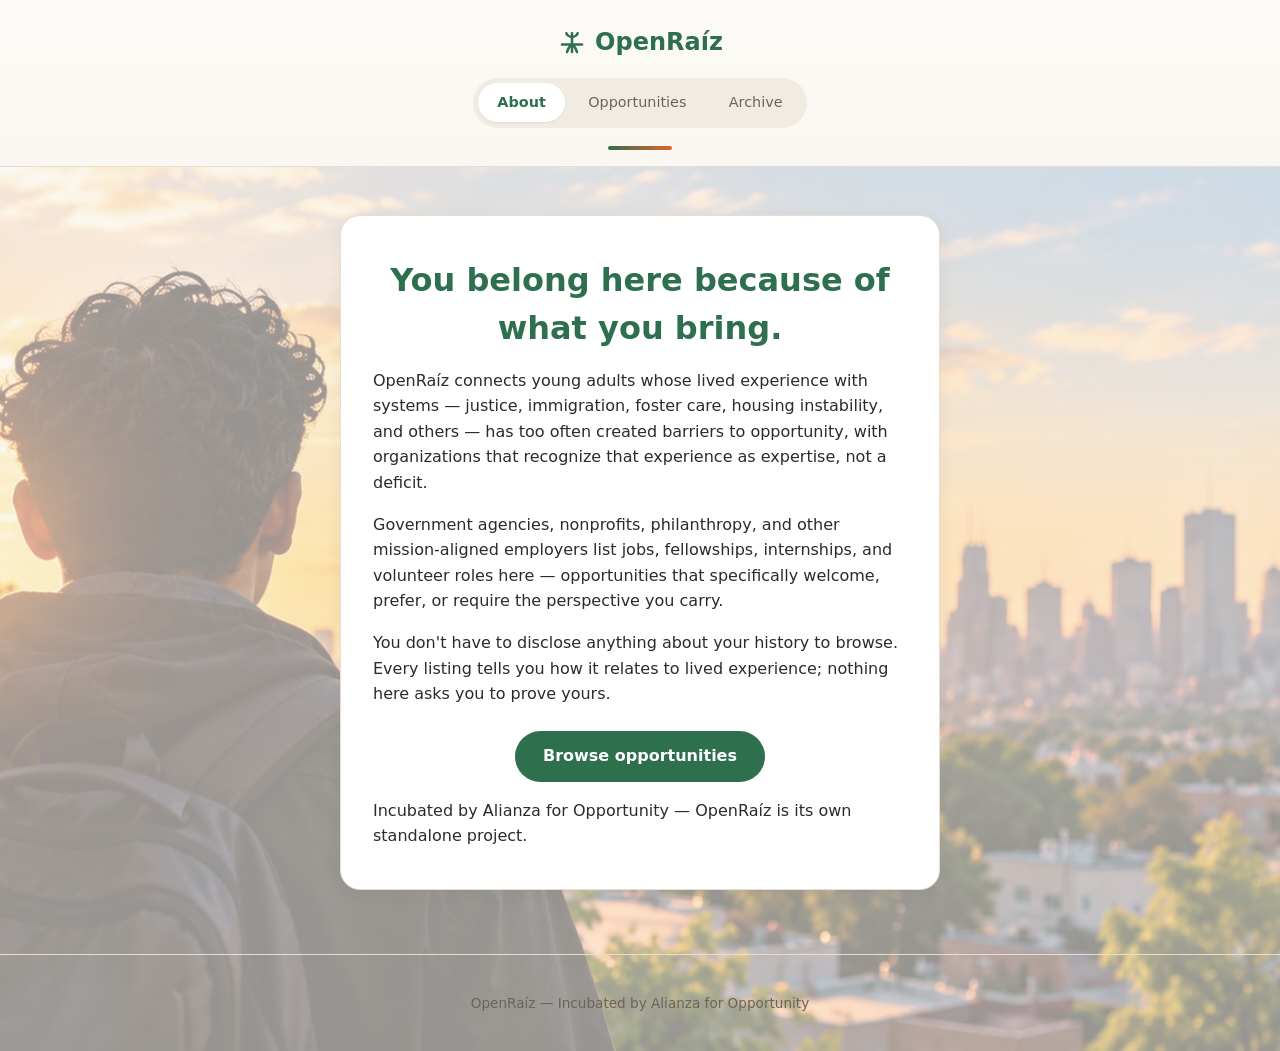
<file: index.html>
<!DOCTYPE html>
<html lang="en">
<head>
  <!-- Basic document metadata -->
  <meta charset="UTF-8" />
  <meta name="viewport" content="width=device-width, initial-scale=1.0" />
  <meta name="description" content="OpenRaíz connects young adults whose lived experience with systems has created barriers to opportunity with organizations that value that experience as expertise." />
  <!-- Favicon: SVG for modern browsers, PNG fallbacks for older browsers/Safari pinned tabs/social crawlers -->
  <link rel="icon" type="image/svg+xml" href="assets/favicon.svg" />
  <link rel="icon" type="image/png" sizes="32x32" href="assets/favicon-32.png" />
  <link rel="apple-touch-icon" href="assets/favicon-180.png" />
  <!-- Social-share preview card (Open Graph / Twitter) — og:url intentionally omitted until M10 gives us a real deployed domain -->
  <meta property="og:title" content="OpenRaíz" />
  <meta property="og:description" content="Opportunities rooted in lived experience." />
  <meta property="og:image" content="assets/og-image.png" />
  <meta property="og:type" content="website" />
  <meta name="twitter:card" content="summary_large_image" />
  <title>OpenRaíz</title>
  <link rel="stylesheet" href="css/styles.css" />
</head>
<body class="landing-background">
  <!-- Site header: same centered logo lockup + pill nav as every page; "About" is active since this page IS the About/landing page -->
  <header class="site-header">
    <a class="logo" href="index.html">
      <!-- Sprout mark: stem + leaves above ground, roots reaching below — ties to "Raíz" (root) -->
      <svg class="logo-mark" width="30" height="30" viewBox="0 0 24 24" fill="none" stroke="currentColor" stroke-width="2" stroke-linecap="round" stroke-linejoin="round" aria-hidden="true">
        <line x1="4" y1="14" x2="20" y2="14"></line>
        <path d="M12 14V5"></path>
        <path d="M12 8C10 8 8 6.5 7.5 5"></path>
        <path d="M12 8C14 8 16 6.5 16.5 5"></path>
        <path d="M12 14C12 14 9 16 8 20"></path>
        <path d="M12 14V20"></path>
        <path d="M12 14C12 14 15 16 16 20"></path>
      </svg>
      OpenRaíz
    </a>
    <nav class="site-nav" aria-label="Primary">
      <a href="index.html" class="is-active" aria-current="page">About</a>
      <a href="opportunities.html">Opportunities</a>
      <a href="archive.html">Archive</a>
    </nav>
    <div class="header-accent" aria-hidden="true"></div>
  </header>

  <!-- Mobile-only hero image: below the mobile breakpoint, css/styles.css hides the
       whole-page background (it crops badly on narrow/tall screens) and shows this
       fixed-height band instead, with object-position tuned to keep the person in frame -->
  <img class="about-hero-image" src="assets/OpenRaiz_About.jpg" alt="" />

  <main>
    <!-- About/mission: the landing experience — states the mission, then hands off to the opportunities list -->
    <section class="about">
      <!-- The mission text sits inside a framed card (same visual language as the opportunity cards)
           so it reads as a designed panel instead of floating on blank page background -->
      <div class="about-card">
        <h1>You belong here because of what you bring.</h1>
        <p>
          OpenRaíz connects young adults whose lived experience with systems — justice, immigration,
          foster care, housing instability, and others — has too often created barriers to opportunity,
          with organizations that recognize that experience as expertise, not a deficit.
        </p>
        <p>
          Government agencies, nonprofits, philanthropy, and other mission-aligned employers list jobs,
          fellowships, internships, and volunteer roles here — opportunities that specifically welcome,
          prefer, or require the perspective you carry.
        </p>
        <p>
          You don't have to disclose anything about your history to browse. Every listing tells you how
          it relates to lived experience; nothing here asks you to prove yours.
        </p>
        <a class="about-cta" href="opportunities.html">Browse opportunities</a>
        <p class="about-incubated">Incubated by Alianza for Opportunity — OpenRaíz is its own standalone project.</p>
      </div>
    </section>
  </main>

  <!-- Site footer: same as every page -->
  <footer class="site-footer">
    <p>OpenRaíz — Incubated by Alianza for Opportunity</p>
  </footer>
</body>
</html>
</file>
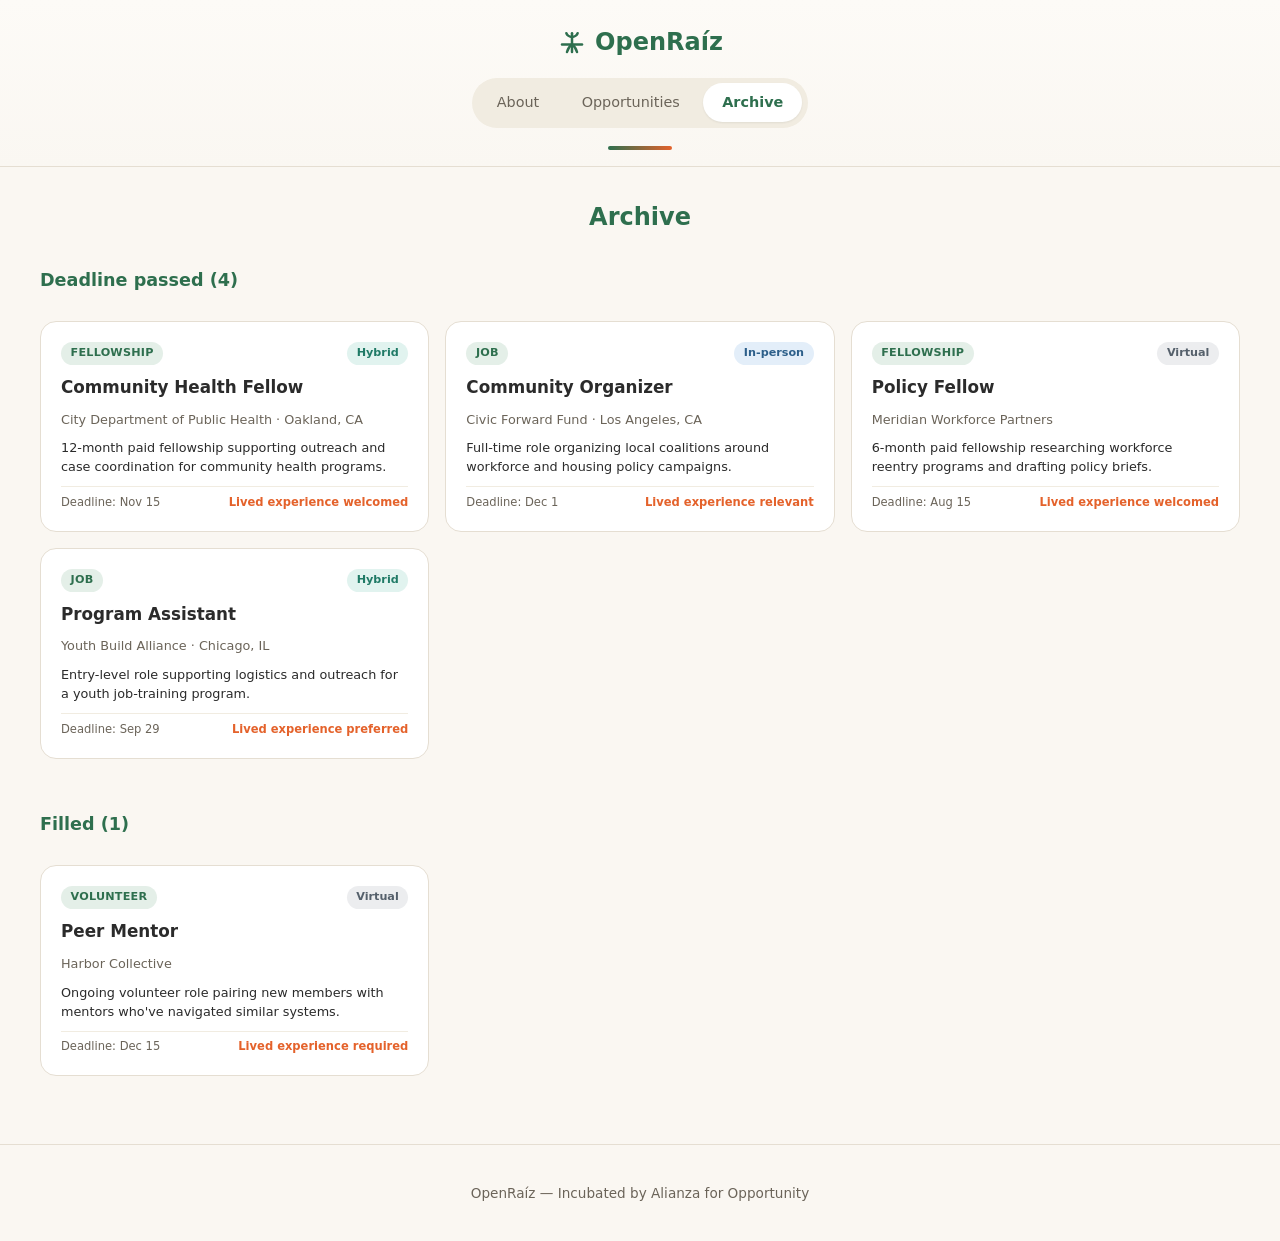
<file: archive.html>
<!DOCTYPE html>
<html lang="en">
<head>
  <!-- Basic document metadata -->
  <meta charset="UTF-8" />
  <meta name="viewport" content="width=device-width, initial-scale=1.0" />
  <meta name="description" content="Opportunities that have closed, been filled, or been archived on OpenRaíz." />
  <link rel="icon" type="image/svg+xml" href="assets/favicon.svg" />
  <link rel="icon" type="image/png" sizes="32x32" href="assets/favicon-32.png" />
  <link rel="apple-touch-icon" href="assets/favicon-180.png" />
  <meta property="og:title" content="OpenRaíz — Archive" />
  <meta property="og:description" content="Opportunities that have closed, been filled, or been archived on OpenRaíz." />
  <meta property="og:image" content="assets/og-image.png" />
  <meta property="og:type" content="website" />
  <meta name="twitter:card" content="summary_large_image" />
  <title>OpenRaíz — Archive</title>
  <link rel="stylesheet" href="css/styles.css" />
</head>
<body>
  <!-- Site header: same centered logo lockup + pill nav as index.html, "Archive" highlighted here -->
  <header class="site-header">
    <a class="logo" href="index.html">
      <!-- Sprout mark: stem + leaves above ground, roots reaching below — ties to "Raíz" (root) -->
      <svg class="logo-mark" width="30" height="30" viewBox="0 0 24 24" fill="none" stroke="currentColor" stroke-width="2" stroke-linecap="round" stroke-linejoin="round" aria-hidden="true">
        <line x1="4" y1="14" x2="20" y2="14"></line>
        <path d="M12 14V5"></path>
        <path d="M12 8C10 8 8 6.5 7.5 5"></path>
        <path d="M12 8C14 8 16 6.5 16.5 5"></path>
        <path d="M12 14C12 14 9 16 8 20"></path>
        <path d="M12 14V20"></path>
        <path d="M12 14C12 14 15 16 16 20"></path>
      </svg>
      OpenRaíz
    </a>
    <nav class="site-nav" aria-label="Primary">
      <a href="index.html">About</a>
      <a href="opportunities.html">Opportunities</a>
      <a href="archive.html" class="is-active" aria-current="page">Archive</a>
    </nav>
    <div class="header-accent" aria-hidden="true"></div>
  </header>

  <main>
    <!-- Page heading: was missing before, which left the page jumping straight to <h2> group headings with no <h1> above them -->
    <h1 class="archive-page-title">Archive</h1>

    <!-- Archive: entirely filled in by js/render.js's renderArchiveGroups(), grouped by why each listing is archived -->
    <section class="archive-groups" aria-label="Archived opportunities">
      <!-- Archive groups render here -->
    </section>
  </main>

  <!-- Site footer: same as index.html -->
  <footer class="site-footer">
    <p>OpenRaíz — Incubated by Alianza for Opportunity</p>
  </footer>

  <script src="js/data.js" defer></script>
  <script src="js/render.js" defer></script>
  <script src="js/archive.js" defer></script>
  <script src="js/main.js" defer></script>
</body>
</html>
</file>
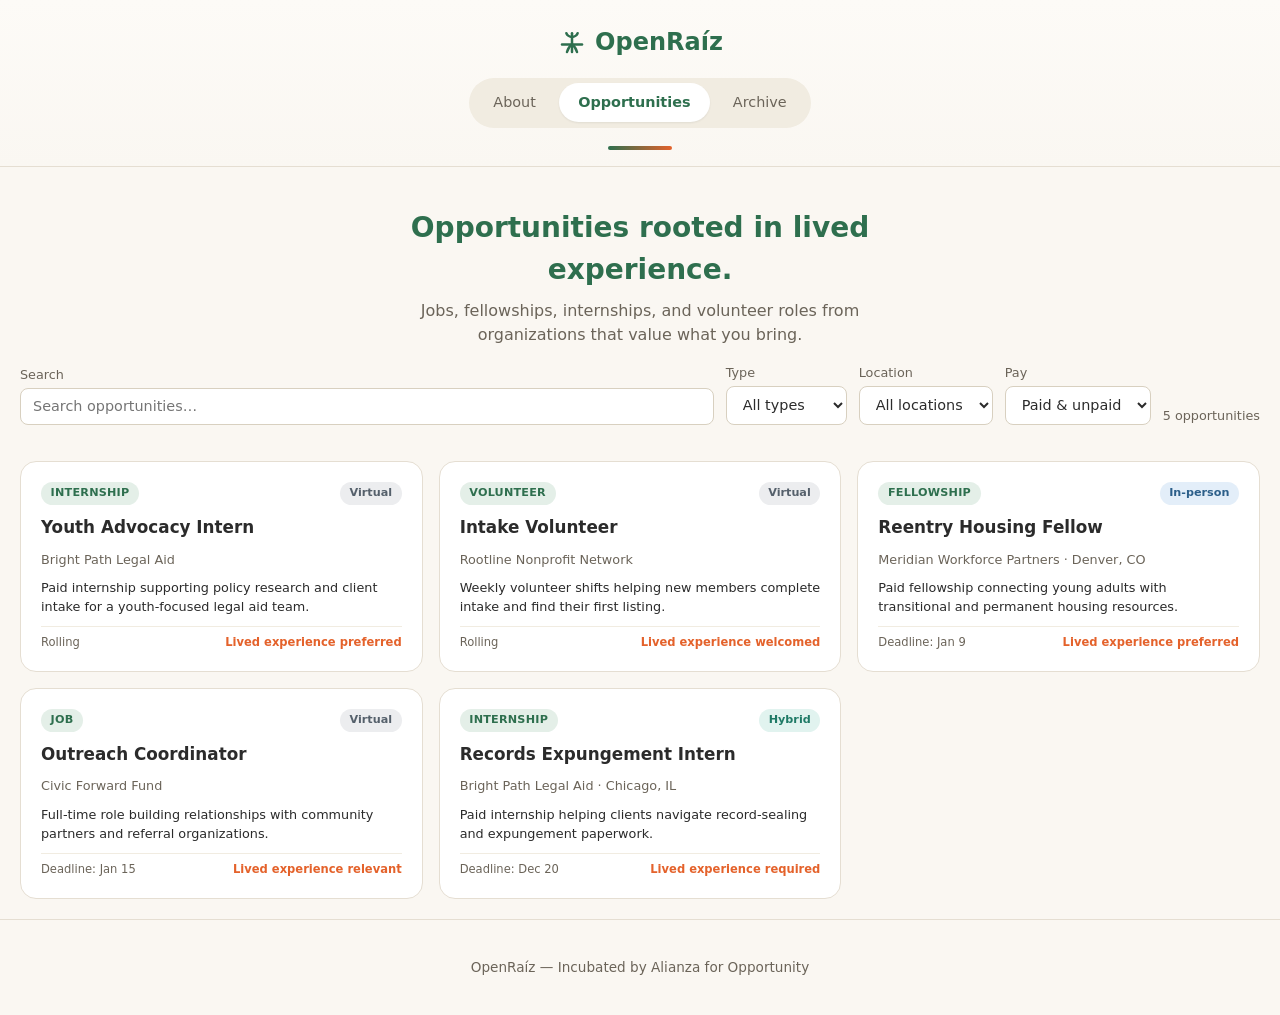
<file: opportunities.html>
<!DOCTYPE html>
<html lang="en">
<head>
  <!-- Basic document metadata -->
  <meta charset="UTF-8" />
  <meta name="viewport" content="width=device-width, initial-scale=1.0" />
  <meta name="description" content="Browse jobs, fellowships, internships, and volunteer roles from organizations that welcome, prefer, or require lived experience." />
  <link rel="icon" type="image/svg+xml" href="assets/favicon.svg" />
  <link rel="icon" type="image/png" sizes="32x32" href="assets/favicon-32.png" />
  <link rel="apple-touch-icon" href="assets/favicon-180.png" />
  <meta property="og:title" content="OpenRaíz — Opportunities" />
  <meta property="og:description" content="Browse jobs, fellowships, internships, and volunteer roles from organizations that welcome, prefer, or require lived experience." />
  <meta property="og:image" content="assets/og-image.png" />
  <meta property="og:type" content="website" />
  <meta name="twitter:card" content="summary_large_image" />
  <title>OpenRaíz — Opportunities</title>
  <link rel="stylesheet" href="css/styles.css" />
</head>
<body>
  <!-- Site header: centered logo lockup (sprout mark + wordmark) with a centered pill nav below it, shared across all pages -->
  <header class="site-header">
    <a class="logo" href="index.html">
      <!-- Sprout mark: stem + leaves above ground, roots reaching below — ties to "Raíz" (root) -->
      <svg class="logo-mark" width="30" height="30" viewBox="0 0 24 24" fill="none" stroke="currentColor" stroke-width="2" stroke-linecap="round" stroke-linejoin="round" aria-hidden="true">
        <line x1="4" y1="14" x2="20" y2="14"></line>
        <path d="M12 14V5"></path>
        <path d="M12 8C10 8 8 6.5 7.5 5"></path>
        <path d="M12 8C14 8 16 6.5 16.5 5"></path>
        <path d="M12 14C12 14 9 16 8 20"></path>
        <path d="M12 14V20"></path>
        <path d="M12 14C12 14 15 16 16 20"></path>
      </svg>
      OpenRaíz
    </a>
    <!-- About (index.html) is now the landing page, so "Opportunities" points to this file, not index.html -->
    <nav class="site-nav" aria-label="Primary">
      <a href="index.html">About</a>
      <a href="opportunities.html" class="is-active" aria-current="page">Opportunities</a>
      <a href="archive.html">Archive</a>
    </nav>
    <!-- Small gradient accent underline beneath the nav -->
    <div class="header-accent" aria-hidden="true"></div>
  </header>

  <main>
    <!-- Hero: mission statement, centered to match the header above, always visible above the listings -->
    <section class="hero">
      <h1>Opportunities rooted in lived experience.</h1>
      <p>Jobs, fellowships, internships, and volunteer roles from organizations that value what you bring.</p>
    </section>

    <!-- Filter controls: each has a real <label> for accessibility; js/filter.js reads these values on every change -->
    <section class="filters" aria-label="Filter opportunities">
      <div class="filter-field filter-field-search">
        <label for="filter-keyword">Search</label>
        <input type="search" id="filter-keyword" placeholder="Search opportunities…" />
      </div>
      <div class="filter-field">
        <label for="filter-type">Type</label>
        <select id="filter-type">
          <option value="all">All types</option>
          <option value="job">Job</option>
          <option value="fellowship">Fellowship</option>
          <option value="internship">Internship</option>
          <option value="volunteer">Volunteer</option>
        </select>
      </div>
      <div class="filter-field">
        <label for="filter-location">Location</label>
        <!-- Option labels match the location badge wording on each card (values stay remote/hybrid/onsite to match the data) -->
        <select id="filter-location">
          <option value="all">All locations</option>
          <option value="remote">Virtual</option>
          <option value="hybrid">Hybrid</option>
          <option value="onsite">In-person</option>
        </select>
      </div>
      <div class="filter-field">
        <label for="filter-paid">Pay</label>
        <select id="filter-paid">
          <option value="all">Paid &amp; unpaid</option>
          <option value="paid">Paid</option>
          <option value="unpaid">Unpaid</option>
        </select>
      </div>
      <!-- aria-live announces the result count to screen readers whenever a filter changes it -->
      <p class="filter-result-count" aria-live="polite"></p>
    </section>

    <!-- Opportunity cards are generated dynamically from data/opportunities.json, filtered by js/filter.js -->
    <section class="opportunity-grid" aria-label="Open opportunities">
      <!-- Opportunity cards render here -->
    </section>
  </main>

  <!-- Site footer: brand/attribution line, shared across all pages -->
  <footer class="site-footer">
    <p>OpenRaíz — Incubated by Alianza for Opportunity</p>
  </footer>

  <!-- Scripts load in dependency order: data.js and render.js define
       functions archive.js and filter.js use, and main.js kicks everything off -->
  <script src="js/data.js" defer></script>
  <script src="js/render.js" defer></script>
  <script src="js/archive.js" defer></script>
  <script src="js/filter.js" defer></script>
  <script src="js/main.js" defer></script>
</body>
</html>
</file>
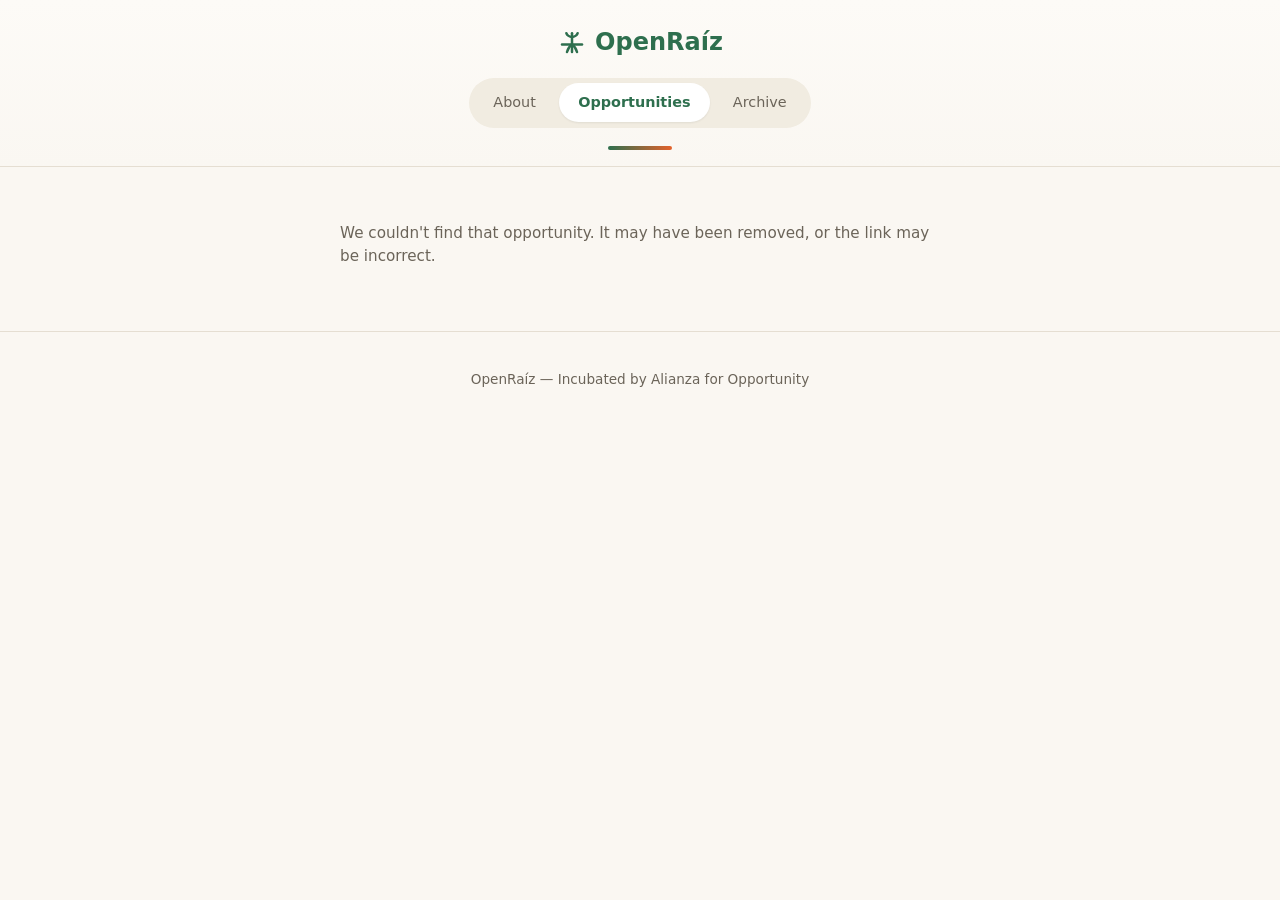
<file: opportunity.html>
<!DOCTYPE html>
<html lang="en">
<head>
  <!-- Basic document metadata -->
  <meta charset="UTF-8" />
  <meta name="viewport" content="width=device-width, initial-scale=1.0" />
  <meta name="description" content="Opportunity details on OpenRaíz." />
  <link rel="icon" type="image/svg+xml" href="assets/favicon.svg" />
  <link rel="icon" type="image/png" sizes="32x32" href="assets/favicon-32.png" />
  <link rel="apple-touch-icon" href="assets/favicon-180.png" />
  <meta property="og:title" content="OpenRaíz" />
  <meta property="og:description" content="Opportunity details on OpenRaíz." />
  <meta property="og:image" content="assets/og-image.png" />
  <meta property="og:type" content="website" />
  <meta name="twitter:card" content="summary_large_image" />
  <title>OpenRaíz</title>
  <link rel="stylesheet" href="css/styles.css" />
</head>
<body>
  <!-- Site header: same centered logo lockup + pill nav as index.html -->
  <header class="site-header">
    <a class="logo" href="index.html">
      <!-- Sprout mark: stem + leaves above ground, roots reaching below — ties to "Raíz" (root) -->
      <svg class="logo-mark" width="30" height="30" viewBox="0 0 24 24" fill="none" stroke="currentColor" stroke-width="2" stroke-linecap="round" stroke-linejoin="round" aria-hidden="true">
        <line x1="4" y1="14" x2="20" y2="14"></line>
        <path d="M12 14V5"></path>
        <path d="M12 8C10 8 8 6.5 7.5 5"></path>
        <path d="M12 8C14 8 16 6.5 16.5 5"></path>
        <path d="M12 14C12 14 9 16 8 20"></path>
        <path d="M12 14V20"></path>
        <path d="M12 14C12 14 15 16 16 20"></path>
      </svg>
      OpenRaíz
    </a>
    <nav class="site-nav" aria-label="Primary">
      <!-- "Opportunities" stays highlighted here since a detail page belongs to that section -->
      <a href="index.html">About</a>
      <a href="opportunities.html" class="is-active">Opportunities</a>
      <a href="archive.html">Archive</a>
    </nav>
    <div class="header-accent" aria-hidden="true"></div>
  </header>

  <main>
    <!-- Opportunity detail: entirely filled in by js/render.js based on the ?id= in the URL -->
    <section class="opportunity-detail" aria-label="Opportunity detail">
      <!-- Detail content renders here in M4 -->
    </section>
  </main>

  <!-- Site footer: same as index.html -->
  <footer class="site-footer">
    <p>OpenRaíz — Incubated by Alianza for Opportunity</p>
  </footer>

  <script src="js/data.js" defer></script>
  <script src="js/render.js" defer></script>
  <script src="js/main.js" defer></script>
</body>
</html>
</file>
<file: css/styles.css>
/* PLACEHOLDER brand variables — replace with real OpenRaíz visual identity later */
:root {
  --color-bg: #FAF7F2;      /* page background */
  --color-text: #2B2B2B;    /* default text */
  --color-primary: #2E6F4E; /* logo, headings, links */
  --color-accent: #E4622B;  /* reserved for future CTAs/highlights */
  --color-muted: #6B6459;   /* secondary/supporting text — 5.46:1 contrast on --color-bg, meets WCAG AA */
  --color-nav-bg: #F1ECE1; /* pill background behind the nav links */
  --font-heading: system-ui, sans-serif;
  --font-body: system-ui, sans-serif;
}

/* Reset box-sizing so padding/border don't add to declared widths anywhere on the site */
* {
  box-sizing: border-box;
}

/* Base page styles applied to every page */
body {
  margin: 0;
  background: var(--color-bg);
  color: var(--color-text);
  font-family: var(--font-body);
  line-height: 1.5;
}

/* Landing-page-only background photo: a solid color-tinted overlay (matching --color-bg,
   #FAF7F2) is layered over the image so it reads as faded, and so the white .about-card
   and header/footer text on top of it keep full contrast regardless of the photo underneath. */
.landing-background {
  background-image: linear-gradient(rgba(250, 247, 242, 0.6), rgba(250, 247, 242, 0.6)),
    url("../assets/OpenRaiz_About.jpg");
  background-size: cover;
  background-position: top center;
  background-repeat: no-repeat;
}

/* Hidden on desktop: the whole-page background above already frames the photo well at
   desktop's wider aspect ratio, so no swap is needed there. */
.about-hero-image {
  display: none;
}

/* Below the mobile breakpoint, the whole-page background crops badly (a narrow, tall
   screen is a very different aspect ratio than this wide photo), so swap it out for a
   fixed-height band instead: object-fit keeps the photo's aspect ratio intact while
   object-position anchors the crop on the person so they stay centered in view at any
   phone width, rather than drifting as the viewport narrows. */
@media (max-width: 699px) {
  .landing-background {
    background-image: none;
  }

  .about-hero-image {
    display: block;
    width: 100%;
    height: 220px;
    object-fit: cover;
    object-position: 28% 42%;
  }
}

/* Header bar: everything centered in a column (logo lockup, pill nav, accent underline) */
.site-header {
  display: flex;
  flex-direction: column;
  align-items: center;
  padding: 1.5rem 1.25rem 1rem;
  border-bottom: 1px solid #E5DED2;
  background: linear-gradient(180deg, #FDFBF7 0%, var(--color-bg) 100%);
}

/* Logo lockup: sprout mark + wordmark, side by side */
.logo {
  display: flex;
  align-items: center;
  gap: 0.5rem;
  font-family: var(--font-heading);
  font-weight: 700;
  font-size: 1.5rem;
  color: var(--color-primary);
  text-decoration: none;
}

.logo-mark {
  color: var(--color-primary); /* svg uses stroke="currentColor" */
  flex-shrink: 0;
}

/* Pill-style nav: rounded tan container, active link shown as a white pill */
.site-nav {
  display: flex;
  gap: 0.25rem;
  background: var(--color-nav-bg);
  border-radius: 999px;
  padding: 0.35rem;
  margin-top: 1.1rem;
}

.site-nav a {
  padding: 0.55rem 1.2rem;
  border-radius: 999px;
  color: var(--color-muted);
  text-decoration: none;
  font-size: 0.9rem;
  font-weight: 500;
}

.site-nav a.is-active {
  background: #FFFFFF;
  color: var(--color-primary);
  font-weight: 600;
  box-shadow: 0 1px 2px rgba(43, 43, 43, 0.08);
}

/* Small gradient underline beneath the nav, purely decorative */
.header-accent {
  width: 4rem;
  height: 4px;
  border-radius: 2px;
  margin-top: 1.1rem;
  background: linear-gradient(90deg, var(--color-primary), var(--color-accent));
}

/* Hero: mission tagline, centered to match the header above */
.hero {
  padding: 2.5rem 1.25rem 1rem;
  display: flex;
  flex-direction: column;
  align-items: center;
  text-align: center;
}

.hero h1 {
  font-family: var(--font-heading);
  font-size: 1.75rem;
  margin: 0 0 0.5rem;
  color: var(--color-primary);
  max-width: 40rem;
}

.hero p {
  margin: 0;
  color: var(--color-muted);
  max-width: 34rem;
}

/* Filter bar: stacks on mobile, spreads into a row at tablet width and up */
.filters {
  padding: 0 1.25rem 1rem;
  display: flex;
  flex-wrap: wrap;
  gap: 0.75rem;
  align-items: flex-end;
}

.filter-field {
  display: flex;
  flex-direction: column;
  gap: 0.25rem;
  font-size: 0.8rem;
}

.filter-field label {
  color: var(--color-muted);
  font-weight: 500;
}

.filter-field input,
.filter-field select {
  border: 1px solid #D8D0C0;
  border-radius: 8px;
  padding: 0.6rem 0.75rem;
  font-size: 0.9rem;
  font-family: var(--font-body);
  background: #FFFFFF;
  color: var(--color-text);
}

/* Search field grows to fill the leftover row width instead of clustering with the other pills */
.filter-field-search {
  flex: 1 1 12rem;
}

#filter-keyword {
  width: 100%;
}

/* Result count: announced to screen readers via aria-live on the element itself */
.filter-result-count {
  margin: 0;
  font-size: 0.8rem;
  color: var(--color-muted);
}

/* Empty state: shown by render.js when a filter combination matches nothing */
.opportunity-empty-state {
  grid-column: 1 / -1;
  text-align: center;
  color: var(--color-muted);
  font-size: 0.9rem;
  padding: 2rem 0;
}

/* Opportunity cards render into this grid; mobile-first single column,
   widening to more columns as screen space allows (see media queries below) */
.opportunity-grid {
  padding: 1.25rem;
  display: grid;
  gap: 1rem;
  grid-template-columns: 1fr;
}

/* Tablet-width and up: 2 columns */
@media (min-width: 700px) {
  .opportunity-grid {
    grid-template-columns: repeat(2, 1fr);
  }
}

/* Desktop-width and up: 3 columns */
@media (min-width: 1000px) {
  .opportunity-grid {
    grid-template-columns: repeat(3, 1fr);
  }
}

/* Opportunity card link: makes the whole card clickable while keeping normal text color */
.opportunity-card-link {
  color: inherit;
  text-decoration: none;
  display: block;
}

/* Opportunity card: one listing's summary, rendered by js/render.js */
.opportunity-card {
  background: #FFFFFF;
  border: 1px solid #E5DED2;
  border-radius: 1rem;
  padding: 1.25rem;
  display: flex;
  flex-direction: column;
  gap: 0.6rem;
  height: 100%;
}

/* Badge row: type badge and location badge share one row, type left / location right */
.badge-row {
  display: flex;
  justify-content: space-between;
  align-items: center;
}

.opportunity-type {
  background: #E4EFE8;
  color: var(--color-primary);
  font-size: 0.7rem;
  font-weight: 600;
  padding: 0.2rem 0.6rem;
  border-radius: 999px;
  letter-spacing: 0.02em;
}

/* Location badge: static label, color-coded by location type so it reads at a
   glance without being confused with the (differently-colored) type badge. */
.location-badge {
  font-size: 0.7rem;
  font-weight: 600;
  padding: 0.2rem 0.6rem;
  border-radius: 999px;
}

.location-badge-onsite {
  background: #E3EEF9;
  color: #2C5F8A;
}

.location-badge-hybrid {
  background: #E1F3EF;
  color: #1F7A66;
}

.location-badge-remote {
  background: #ECEDEF;
  color: #55606B;
}

.opportunity-title {
  font-family: var(--font-heading);
  font-size: 1.05rem;
  font-weight: 600;
  margin: 0;
}

.opportunity-org {
  font-size: 0.8rem;
  color: var(--color-muted);
  margin: 0;
}

.opportunity-description {
  font-size: 0.8rem;
  color: var(--color-text);
  margin: 0;
  flex-grow: 1;
}

.opportunity-meta {
  display: flex;
  justify-content: space-between;
  align-items: center;
  font-size: 0.72rem;
  color: var(--color-muted);
  padding-top: 0.4rem;
  border-top: 1px solid #F1ECE1;
}

.opportunity-relevance {
  color: var(--color-accent);
  font-weight: 600;
}

/* Opportunity detail page: single-column, centered, generous reading width */
.opportunity-detail {
  max-width: 40rem;
  margin: 0 auto;
  padding: 2.5rem 1.25rem 3rem;
  display: flex;
  flex-direction: column;
  gap: 0.75rem;
}

.opportunity-detail-title {
  font-family: var(--font-heading);
  font-size: 1.75rem;
  margin: 0;
  color: var(--color-primary);
}

.opportunity-detail-description {
  font-size: 0.95rem;
  color: var(--color-text);
  margin: 0.5rem 0 0;
}

/* Fact list: label/value pairs (compensation, deadline, lived-experience relevance) */
.opportunity-detail-facts {
  display: grid;
  grid-template-columns: auto 1fr;
  gap: 0.4rem 1rem;
  margin: 1rem 0;
}

.opportunity-detail-facts dt {
  font-size: 0.8rem;
  color: var(--color-muted);
  font-weight: 500;
}

.opportunity-detail-facts dd {
  font-size: 0.85rem;
  margin: 0;
}

.opportunity-detail-facts dd a {
  color: var(--color-primary);
  font-weight: 600;
}

.opportunity-apply-button {
  align-self: flex-start;
  background: var(--color-primary);
  color: #FFFFFF;
  text-decoration: none;
  font-weight: 600;
  font-size: 0.95rem;
  padding: 0.75rem 1.5rem;
  border-radius: 999px;
  margin-top: 0.5rem;
}

.opportunity-detail-not-found {
  color: var(--color-muted);
  font-size: 0.95rem;
}

/* Archive page's top-level heading (was missing — page previously jumped straight to <h2> group headings) */
.archive-page-title {
  font-family: var(--font-heading);
  font-size: 1.5rem;
  color: var(--color-primary);
  text-align: center;
  margin: 2rem 1.25rem 0;
}

/* Archive page: one labeled group per reason, each with its own card grid */
.archive-groups {
  padding: 2rem 1.25rem 3rem;
  display: flex;
  flex-direction: column;
  gap: 2rem;
}

.archive-group {
  display: flex;
  flex-direction: column;
  gap: 0.5rem;
}

.archive-group-heading {
  font-family: var(--font-heading);
  font-size: 1.1rem;
  color: var(--color-primary);
  margin: 0;
  padding: 0 1.25rem;
}

/* About page: centered mission copy + a CTA into the opportunities list */
/* Outer wrapper: positions the card on the page (centered, with breathing room above/below) */
.about {
  max-width: 40rem;
  margin: 0 auto;
  padding: 3rem 1.25rem 4rem;
  display: flex;
  flex-direction: column;
  align-items: center;
}

/* The framed card itself: same visual language as .opportunity-card (white background,
   border, radius, soft shadow) so the mission text reads as a designed panel rather
   than floating directly on the page background. Paragraphs get width: 100% so they
   use the card's full width and read left-to-right normally, instead of shrinking to
   their own content width and centering every line. */
.about-card {
  width: 100%;
  background: #FFFFFF;
  border: 1px solid #E5DED2;
  border-radius: 1.25rem;
  box-shadow: 0 4px 16px rgba(43, 43, 43, 0.06);
  padding: 2.5rem 2rem;
  display: flex;
  flex-direction: column;
  align-items: center;
  gap: 1rem;
}

.about-card h1 {
  font-family: var(--font-heading);
  font-size: 2rem;
  color: var(--color-primary);
  margin: 0;
  text-align: center;
}

.about p {
  width: 100%;
  margin: 0;
  color: var(--color-text);
  font-size: 1rem;
  line-height: 1.6;
  text-align: left;
}

.about-cta {
  margin-top: 0.5rem;
  background: var(--color-primary);
  color: #FFFFFF;
  text-decoration: none;
  font-weight: 600;
  font-size: 1rem;
  padding: 0.85rem 1.75rem;
  border-radius: 999px;
}

.about-incubated {
  margin-top: 1rem;
  color: var(--color-muted);
  font-size: 0.85rem;
  text-align: center;
}

/* Footer: brand/attribution line shown on every page */
.site-footer {
  padding: 1.5rem 1.25rem;
  border-top: 1px solid #E5DED2;
  color: var(--color-muted);
  font-size: 0.85rem;
  text-align: center;
}
</file>
